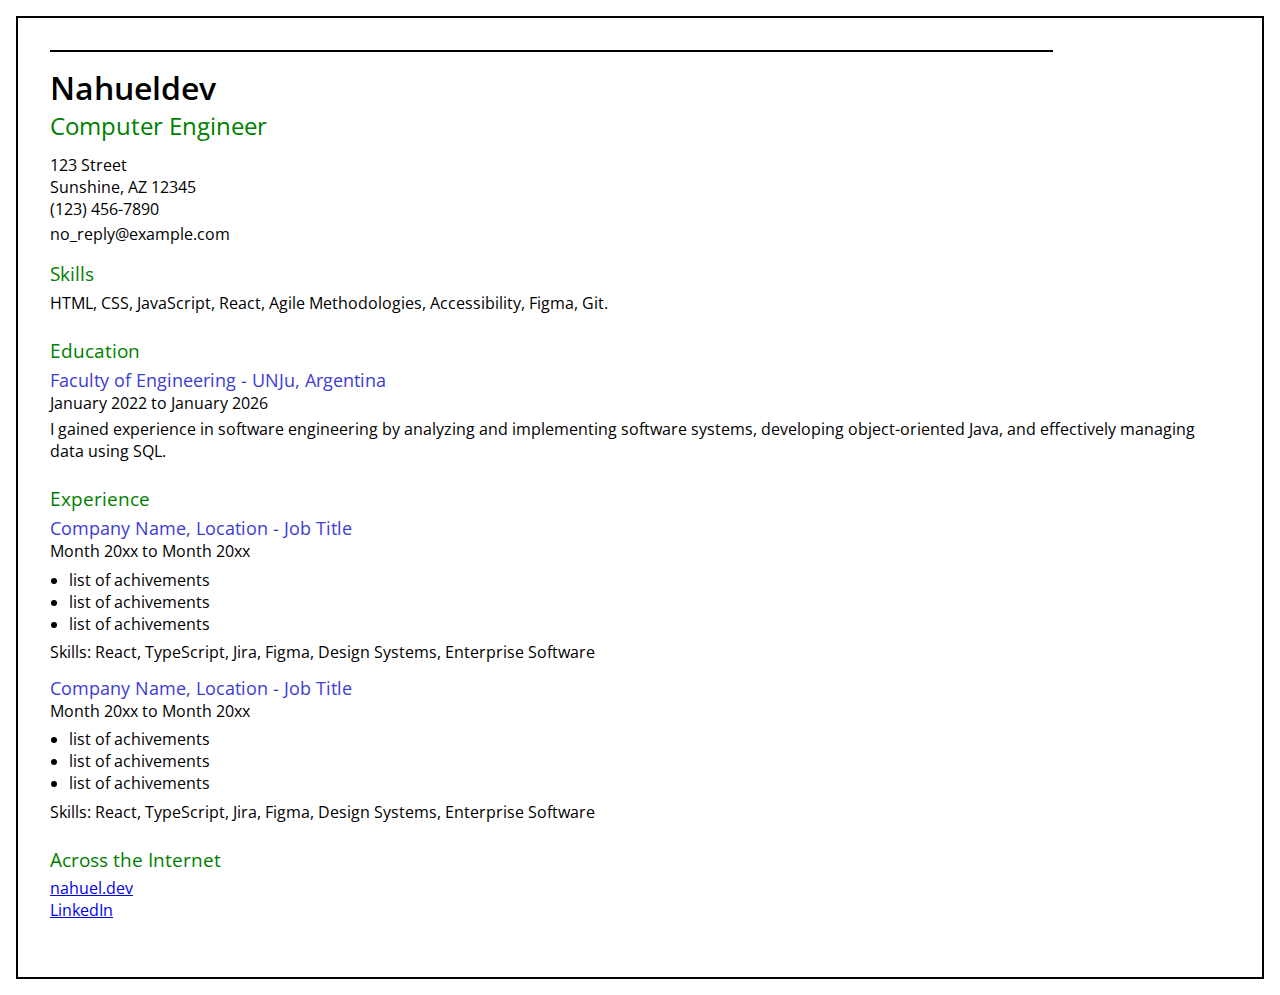
<file: 01-single-page-cv/index.html>
<!DOCTYPE html>
<html lang="en">
  <head>
    <meta charset="UTF-8" />
    <meta name="viewport" content="width=device-width, initial-scale=1.0" />
    <!-- SEO Meta Tags -->
    <meta
      name="description"
      content="Single Page CV of Nahuel Dev, a Frontend Developer"
    />
    <meta
      name="keywords"
      content="Frontend Developer, HTML, CSS, JavaScript, Resume, Web Development"
    />
    <meta name="author" content="nahueldevv" />
    <title>Single Page CV</title>
    <link rel="preconnect" href="https://fonts.googleapis.com" />
    <link rel="preconnect" href="https://fonts.gstatic.com" crossorigin />
    <link
      href="https://fonts.googleapis.com/css2?family=Open+Sans:ital,wght@0,300..800;1,300..800&display=swap"
      rel="stylesheet"
    />

    <style>
      * {
        margin: 0;
        padding: 0;
        box-sizing: border-box;
      }

      body {
        margin: 1em;
        padding: 2em;
        border: 2.5px solid black;
        font-family: "Open Sans", sans-serif;
        font-weight: 400;
      }

      h1 {
        margin: 0.5em auto 0;
        font-weight: 600;
      }

      h2 {
        color: green;
        font-weight: 400;
        margin-bottom: 0.5em;
      }

      hr {
        width: 85%;
        border: 1.5px solid black;
        float: left;
      }

      p {
        margin-bottom: 0.2em;
      }

      .contact-info {
        margin-bottom: 1em;
      }

      address {
        font-style: normal;
      }

      section {
        margin-bottom: 1.5em;
      }

      .section-title {
        color: green;
        font-weight: 400;
        margin-bottom: 0.3em;
      }

      h4 {
        color: rgb(61, 61, 212);
        font-weight: 400;
        font-size: 1.1em;
      }

      .experience article {
        margin-bottom: 0.8em;
      }

      .experience ul {
        margin: 0.4em auto;
        padding-left: 1.2em;
      }

    </style>
  </head>
  <body>
    <hr />
    <header>
      <h1>Nahueldev</h1>
      <h2>Computer Engineer</h2>
      <div class="contact-info">
        <address>
          123 Street<br />
          Sunshine, AZ 12345
          <p>(123) 456-7890</p>
          <p>no_reply@example.com</p>
        </address>
      </div>
    </header>

    <main>
      <section class="skills">
        <h3 class="section-title">Skills</h3>
        <p>
          HTML, CSS, JavaScript, React, Agile Methodologies, Accessibility,
          Figma, Git.
        </p>
      </section>

      <section class="education">
        <h3 class="section-title">Education</h3>
        <h4>Faculty of Engineering - UNJu, Argentina</h4>
        <p>January 2022 to January 2026</p>
        <p>
          I gained experience in software engineering by analyzing and
          implementing software systems, developing object-oriented Java, and
          effectively managing data using SQL.
        </p>
      </section>

      <section class="experience">
        <h3 class="section-title">Experience</h3>
        <article>
          <h4>Company Name, Location - Job Title</h4>
          <p>Month 20xx to Month 20xx</p>
          <ul>
            <li>list of achivements</li>
            <li>list of achivements</li>
            <li>list of achivements</li>
          </ul>
          <p>
            Skills: React, TypeScript, Jira, Figma, Design Systems, Enterprise
            Software
          </p>
        </article>
        <article>
          <h4>Company Name, Location - Job Title</h4>
          <p>Month 20xx to Month 20xx</p>
          <ul>
            <li>list of achivements</li>
            <li>list of achivements</li>
            <li>list of achivements</li>
          </ul>
          <p>
            Skills: React, TypeScript, Jira, Figma, Design Systems, Enterprise
            Software
          </p>
        </article>
      </section>

      <section class="internet">
        <h3 class="section-title">Across the Internet</h3>
        <a href="#">nahuel.dev</a><br />
        <a href="#">LinkedIn</a><br />
      </section>
    </main>
  </body>
</html>
</file>
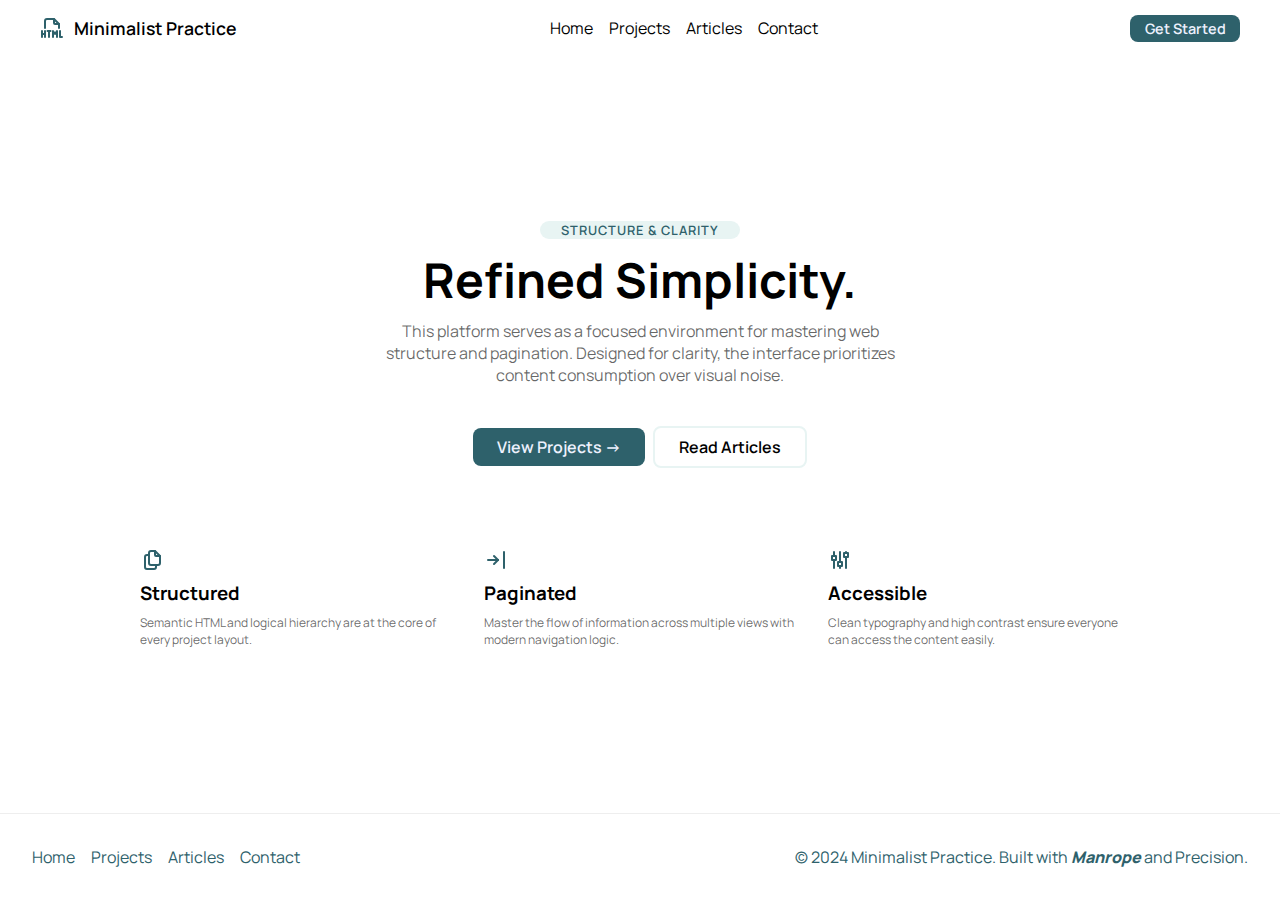
<file: 02-basic-html-website/index.html>
<!doctype html>
<html lang="en">
  <head>
    <meta charset="UTF-8" />
    <meta name="viewport" content="width=device-width, initial-scale=1.0" />
    <meta
      name="description"
      content="A basic and simple website with navigation across pages"
    />
    <meta name="keywords" content="HTML, Frontend, Web Design, Structure" />
    <link
      href="https://fonts.googleapis.com/css2?family=Manrope:wght@300;400;500;600;700&amp;display=swap"
      rel="stylesheet"
    />
    <title>Minimalist Practice | Home</title>

    <style>
      :root {
        --bg-light: #edf1fe;
        --primary: #2e616b;
        --primary-light: #e8f4f3;
        --primary-text: #0009;
      }

      *,
      *::after,
      *::before {
        margin: 0;
        padding: 0;
        box-sizing: border-box;
      }

      a {
        text-decoration: none;
        color: inherit;
      }

      body {
        height: 100dvh;
        display: flex;
        flex-direction: column;
        justify-content: space-around;
        font-family: "Manrope", sans-serif;
      }

      .site-header {
        padding: 1em 2.5em;
        display: flex;
        justify-content: space-between;
        align-items: center;
      }

      .main-nav {
        display: flex;
        justify-content: center;
        gap: 1em;
      }

      .logo {
        display: flex;
        align-items: center;
        gap: 10px;
        font-size: 1.1em;
        font-weight: 600;
      }

      .logo svg {
        color: var(--primary);
      }

      main {
        display: flex;
        flex-direction: column;
        justify-content: center;
        align-items: center;
        flex: 1;
      }

      .hero {
        text-align: center;
      }

      .hero-content {
        display: flex;
        flex-direction: column;
        align-items: center;
        gap: 0.5em;
      }

      .badge {
        width: 200px;
        background-color: var(--primary-light);
        color: var(--primary);
        text-transform: uppercase;
        letter-spacing: 1px;
        font-size: 0.8em;
        border-radius: 20px;
        font-weight: 600;
      }

      .hero-title {
        font-size: 3em;
      }

      .hero-description {
        color: var(--primary-text);
        max-width: 520px;
        margin-bottom: 2em;
      }

      .hero-buttons {
        display: flex;
        justify-content: center;
        align-items: center;
        gap: 0.5em;
      }

      .btn {
        background-color: var(--primary);
        color: var(--bg-light);
        border-radius: 8px;
      }

      .btn-primary {
        padding: 0.3em 1em;
        font-weight: 600;
        font-size: 0.9em;
      }

      .btn-secondary,
      .btn-outline {
        padding: 0.5em 1.5em;
        font-weight: 600;
      }

      .btn-outline {
        background-color: transparent;
        border: 2px solid var(--primary-light);
        color: black;
      }

      .features {
        display: grid;
        grid-template-columns: repeat(auto-fit, minmax(250px, 1fr));
        justify-content: center;
        align-items: flex-start;
        gap: 2em;
        max-width: 1000px;
        width: 90%;
        margin-top: 5em;
      }

      .feature-card {
        display: flex;
        flex-direction: column;
        gap: 0.5em;
      }

      .feature-card p {
        font-size: 12px;
        color: var(--primary-text);
      }

      .feature-card svg {
        color: var(--primary);
      }

      .site-footer {
        display: flex;
        justify-content: space-between;
        padding: 2rem;
        color: var(--primary);
        border-top: 1px solid #0001;
      }

      .site-footer nav {
        display: flex;
        gap: 1em;
      }

      .highlight {
        font-weight: 800;
        font-style: italic;
      }

      a,
      .btn,
      .feature-card {
        transition: all 0.3s ease;
      }

      .btn:hover {
        transform: translateY(-2px); /* Se levanta un poco */
        box-shadow: 0 4px 12px rgba(46, 97, 107, 0.2);
      }

      .btn-outline:hover {
        background-color: var(--primary);
        color: white;
      }

      .main-nav a:hover,
      .footer-nav a:hover {
        color: var(--primary);
        text-decoration: underline;
        text-underline-offset: 4px;
      }
    </style>
  </head>
  <body>
    <header class="site-header">
      <a href="/" class="logo">
        <svg
          aria-hidden="true"
          xmlns="http://www.w3.org/2000/svg"
          width="24"
          height="24"
          viewBox="0 0 24 24"
          fill="none"
          stroke="currentColor"
          stroke-width="2"
          stroke-linecap="round"
          stroke-linejoin="round"
          class="icon icon-tabler icons-tabler-outline icon-tabler-file-type-html"
        >
          <path stroke="none" d="M0 0h24v24H0z" fill="none" />
          <path d="M14 3v4a1 1 0 0 0 1 1h4" />
          <path d="M5 12v-7a2 2 0 0 1 2 -2h7l5 5v4" />
          <path d="M2 21v-6" />
          <path d="M5 15v6" />
          <path d="M2 18h3" />
          <path d="M20 15v6h2" />
          <path d="M13 21v-6l2 3l2 -3v6" />
          <path d="M7.5 15h3" />
          <path d="M9 15v6" />
        </svg>
        Minimalist Practice
      </a>

      <nav class="main-nav">
        <a href="./index.html">Home</a>
        <a href="./projects.html">Projects</a>
        <a href="./articles.html">Articles</a>
        <a href="./contact.html">Contact</a>
      </nav>

      <div class="header-actions">
        <a href="#" class="btn btn-primary">Get Started</a>
      </div>
    </header>

    <main>
      <section class="hero">
        <div class="hero-content">
          <p class="badge">Structure & Clarity</p>
          <h1 class="hero-title">Refined Simplicity.</h1>
          <p class="hero-description">
            This platform serves as a focused environment for mastering web
            structure and pagination. Designed for clarity, the interface
            prioritizes content consumption over visual noise.
          </p>

          <div class="hero-buttons">
            <a href="#" class="btn btn-secondary">View Projects &rightarrow;</a>
            <a href="#" class="btn btn-outline">Read Articles</a>
          </div>
        </div>
      </section>

      <section class="features">
        <article class="feature-card">
          <svg
            aria-hidden="true"
            xmlns="http://www.w3.org/2000/svg"
            width="24"
            height="24"
            viewBox="0 0 24 24"
            fill="none"
            stroke="currentColor"
            stroke-width="2"
            stroke-linecap="round"
            stroke-linejoin="round"
            class="icon icon-files"
          >
            <path stroke="none" d="M0 0h24v24H0z" fill="none" />
            <path d="M15 3v4a1 1 0 0 0 1 1h4" />
            <path
              d="M18 17h-7a2 2 0 0 1 -2 -2v-10a2 2 0 0 1 2 -2h4l5 5v7a2 2 0 0 1 -2 2"
            />
            <path
              d="M16 17v2a2 2 0 0 1 -2 2h-7a2 2 0 0 1 -2 -2v-10a2 2 0 0 1 2 -2h2"
            />
          </svg>

          <h3>Structured</h3>
          <p>
            Semantic HTML and logical hierarchy are at the core of every project
            layout.
          </p>
        </article>

        <article class="feature-card">
          <svg
            aria-hidden="true"
            xmlns="http://www.w3.org/2000/svg"
            width="24"
            height="24"
            viewBox="0 0 24 24"
            fill="none"
            stroke="currentColor"
            stroke-width="2"
            stroke-linecap="round"
            stroke-linejoin="round"
            class="icon icon-arrow-bar"
          >
            <path stroke="none" d="M0 0h24v24H0z" fill="none" />
            <path d="M14 12l-10 0" />
            <path d="M14 12l-4 4" />
            <path d="M14 12l-4 -4" />
            <path d="M20 4l0 16" />
          </svg>

          <h3>Paginated</h3>
          <p>
            Master the flow of information across multiple views with modern
            navigation logic.
          </p>
        </article>

        <article class="feature-card">
          <svg
            aria-hidden="true"
            xmlns="http://www.w3.org/2000/svg"
            width="24"
            height="24"
            viewBox="0 0 24 24"
            fill="none"
            stroke="currentColor"
            stroke-width="2"
            stroke-linecap="round"
            stroke-linejoin="round"
            class="icon icon-adjustments"
          >
            <path stroke="none" d="M0 0h24v24H0z" fill="none" />
            <path d="M4 8h4v4h-4l0 -4" />
            <path d="M6 4l0 4" />
            <path d="M6 12l0 8" />
            <path d="M10 14h4v4h-4l0 -4" />
            <path d="M12 4l0 10" />
            <path d="M12 18l0 2" />
            <path d="M16 5h4v4h-4l0 -4" />
            <path d="M18 4l0 1" />
            <path d="M18 9l0 11" />
          </svg>

          <h3>Accessible</h3>
          <p>
            Clean typography and high contrast ensure everyone can access the
            content easily.
          </p>
        </article>
      </section>
    </main>

    <footer class="site-footer">
      <nav class="footer-nav">
        <a href="#">Home</a>
        <a href="#">Projects</a>
        <a href="#">Articles</a>
        <a href="#">Contact</a>
      </nav>
      <p class="copyright">
        &copy; 2024 Minimalist Practice. Built with
        <span class="highlight">Manrope</span> and Precision.
      </p>
    </footer>
  </body>
</html>
</file>
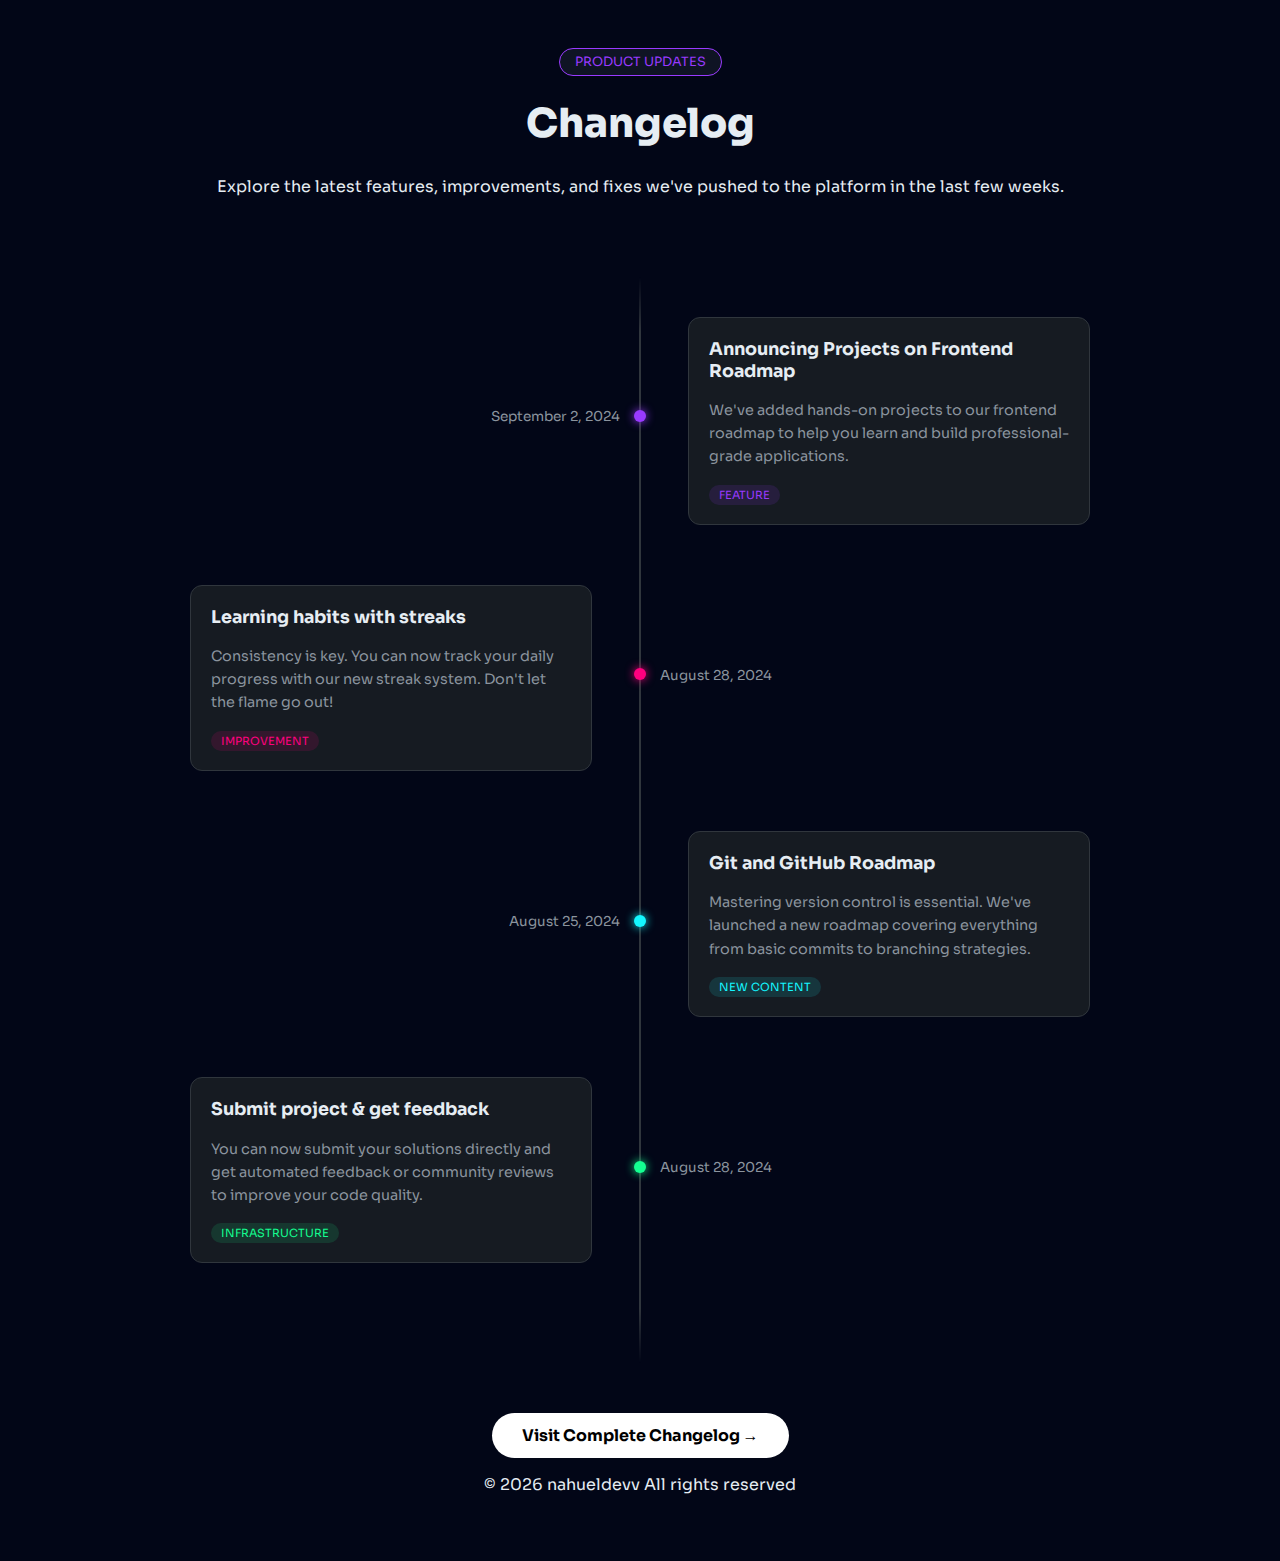
<file: 04-changelog-component/index.html>
<!doctype html>
<html lang="en">
  <head>
    <meta charset="UTF-8" />
    <meta name="viewport" content="width=device-width, initial-scale=1.0" />
    <link rel="preconnect" href="https://fonts.googleapis.com" />
    <link rel="preconnect" href="https://fonts.gstatic.com" crossorigin />
    <link
      href="https://fonts.googleapis.com/css2?family=Sora:wght@100..800&display=swap"
      rel="stylesheet"
    />
    <link rel="stylesheet" href="style.css" />
    <title>Changelog Component</title>
  </head>
  <body>
    <section class="changelog">
      <header class="changelog-header">
        <span class="badge">Product Updates</span>
        <h1>Changelog</h1>
        <p>
          Explore the latest features, improvements, and fixes we've pushed to
          the platform in the last few weeks.
        </p>
      </header>

      <div class="timeline-container">
        <div class="timeline-line"></div>

        <article class="timeline-item right">
          <div class="timeline-marker marker-purple"></div>
          <time datetime="2024-09-02">September 2, 2024</time>
          <div class="timeline-content content-purple">
            <h3>Announcing Projects on Frontend Roadmap</h3>
            <p>
              We've added hands-on projects to our frontend roadmap to help you
              learn and build professional-grade applications.
            </p>
            <span class="tag tag-purple">Feature</span>
          </div>
        </article>

        <article class="timeline-item left">
          <div class="timeline-marker marker-pink"></div>
          <time datetime="2024-08-28">August 28, 2024</time>
          <div class="timeline-content content-pink">
            <h3>Learning habits with streaks</h3>
            <p>
              Consistency is key. You can now track your daily progress with our
              new streak system. Don't let the flame go out!
            </p>
            <span class="tag tag-pink">Improvement</span>
          </div>
        </article>

        <article class="timeline-item right">
          <div class="timeline-marker marker-cyan"></div>
          <time datetime="2024-08-25">August 25, 2024</time>
          <div class="timeline-content content-cyan">
            <h3>Git and GitHub Roadmap</h3>
            <p>
              Mastering version control is essential. We've launched a new
              roadmap covering everything from basic commits to branching
              strategies.
            </p>
            <span class="tag tag-cyan">New Content</span>
          </div>
        </article>

        <article class="timeline-item left">
          <div class="timeline-marker marker-green"></div>
          <time datetime="2024-08-28">August 28, 2024</time>
          <div class="timeline-content content-green">
            <h3>Submit project & get feedback</h3>
            <p>
              You can now submit your solutions directly and get automated feedback or community reviews to improve your code quality.
            </p>
            <span class="tag tag-green">Infrastructure</span>
          </div>
        </article>
      </div>

      <footer class="changelog-footer">
        <a href="#" class="btn-main">Visit Complete Changelog &rarr;</a>
        <p class="footer-copy">&copy; 2026 nahueldevv All rights reserved</p>
      </footer>
    </section>
  </body>
</html>
</file>
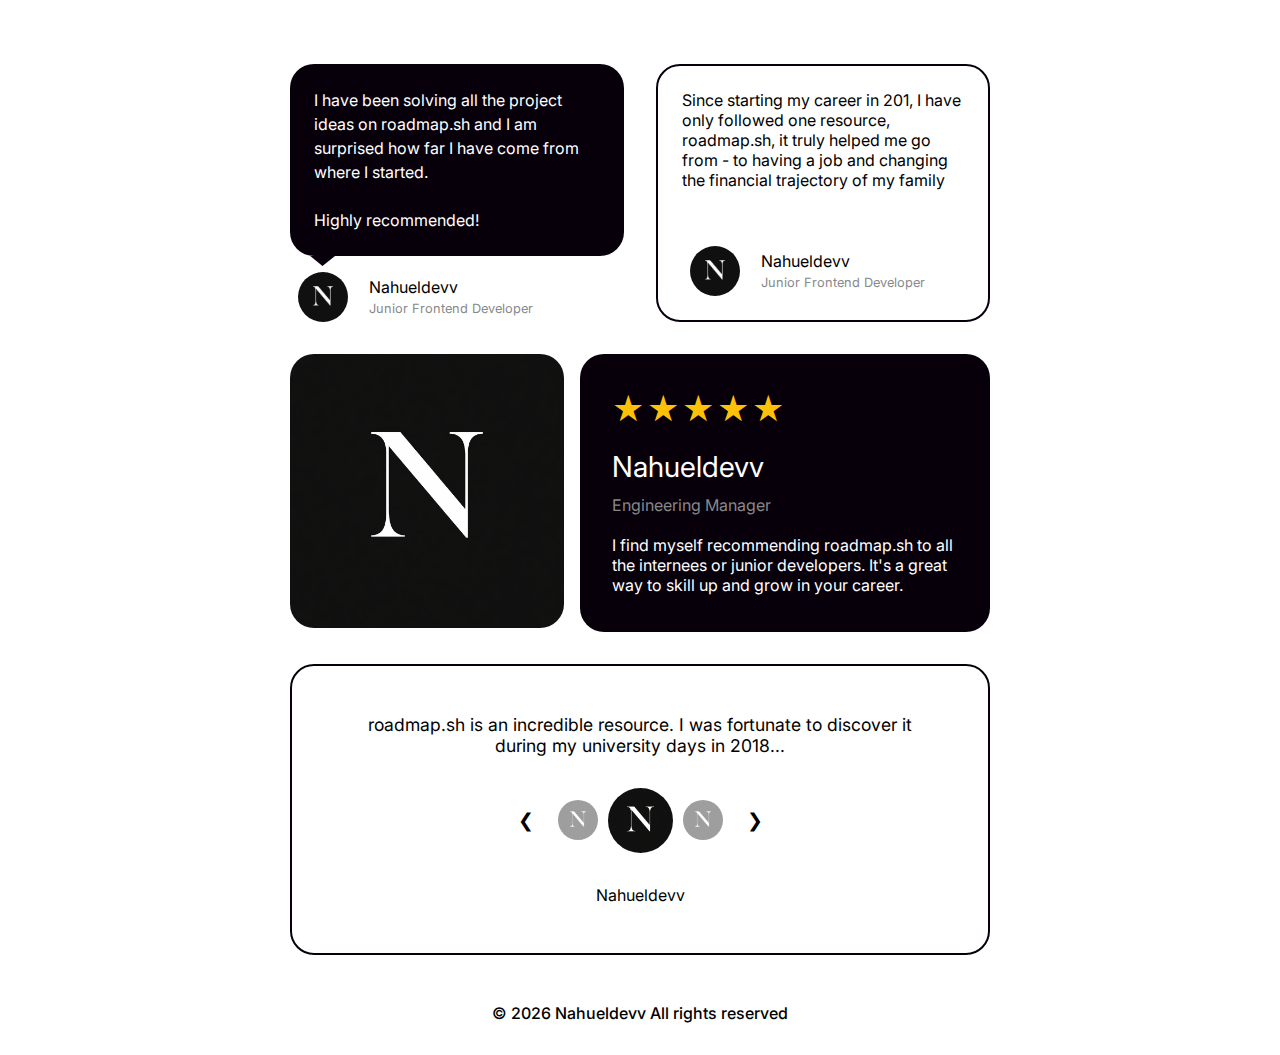
<file: 05-testimonial-cards/index.html>
<!doctype html>
<html lang="en">
  <head>
    <meta charset="UTF-8" />
    <meta name="viewport" content="width=device-width, initial-scale=1.0" />
    <link rel="preconnect" href="https://fonts.googleapis.com" />
    <link rel="preconnect" href="https://fonts.gstatic.com" crossorigin />
    <link
      href="https://fonts.googleapis.com/css2?family=Inter:ital,opsz,wght@0,14..32,100..900;1,14..32,100..900&display=swap"
      rel="stylesheet"
    />
    <link rel="stylesheet" href="style.css" />
    <title>Testimonial Cards</title>
  </head>
  <body>
    <section class="testimonials">
      <div class="testimonial-top-row">
        <figure class="card card-bubble">
          <blockquote class="bubble">
            <p>
              I have been solving all the project ideas on roadmap.sh and I am
              surprised how far I have come from where I started.
            </p>
            <br />
            <p>Highly recommended!</p>
          </blockquote>
          <figcaption class="user-info">
            <div class="avatar">
              <img src="./assets/avatar.png" alt="Nahueldevv" />
            </div>
            <div class="user-meta">
              <strong>Nahueldevv</strong>
              <span>Junior Frontend Developer</span>
            </div>
          </figcaption>
        </figure>

        <figure class="card card-outline">
          <blockquote class="quote-text">
            Since starting my career in 201, I have only followed one resource,
            roadmap.sh, it truly helped me go from - to having a job and
            changing the financial trajectory of my family
          </blockquote>
          <figcaption class="user-info">
            <div class="avatar">
              <img src="./assets/avatar.png" alt="Nahueldevv" />
            </div>
            <div class="user-meta">
              <strong>Nahueldevv</strong>
              <span>Junior Frontend Developer</span>
            </div>
          </figcaption>
        </figure>
      </div>

      <figure class="card card-horizontal">
        <div class="photo-wrapper">
          <img src="./assets/avatar.png" alt="Nahueldevv" />
        </div>
        <div class="content-dark">
          <div class="stars">★★★★★</div>
          <figcaption class="user-meta">
            <strong>Nahueldevv</strong>
            <span>Engineering Manager</span>
          </figcaption>
          <blockquote>
            I find myself recommending roadmap.sh to all the internees or junior
            developers. It's a great way to skill up and grow in your career.
          </blockquote>
        </div>
      </figure>

      <figure class="card card-slider">
        <blockquote class="main-quote">
          roadmap.sh is an incredible resource. I was fortunate to discover it
          during my university days in 2018...
        </blockquote>

        <div class="slider-nav">
          <button class="nav-btn" aria-label="Previous">❮</button>

          <div class="avatar-group">
            <img src="./assets/avatar.png" class="side" alt="" />
            <img src="./assets/avatar.png" class="active" alt="Current user" />
            <img src="./assets/avatar.png" class="side" alt="" />
          </div>

          <button class="nav-btn" aria-label="Next">❯</button>
        </div>

        <figcaption><strong>Nahueldevv</strong></figcaption>
      </figure>
    </section>
    <footer>&copy; 2026 Nahueldevv All rights reserved</footer>
  </body>
</html>
</file>
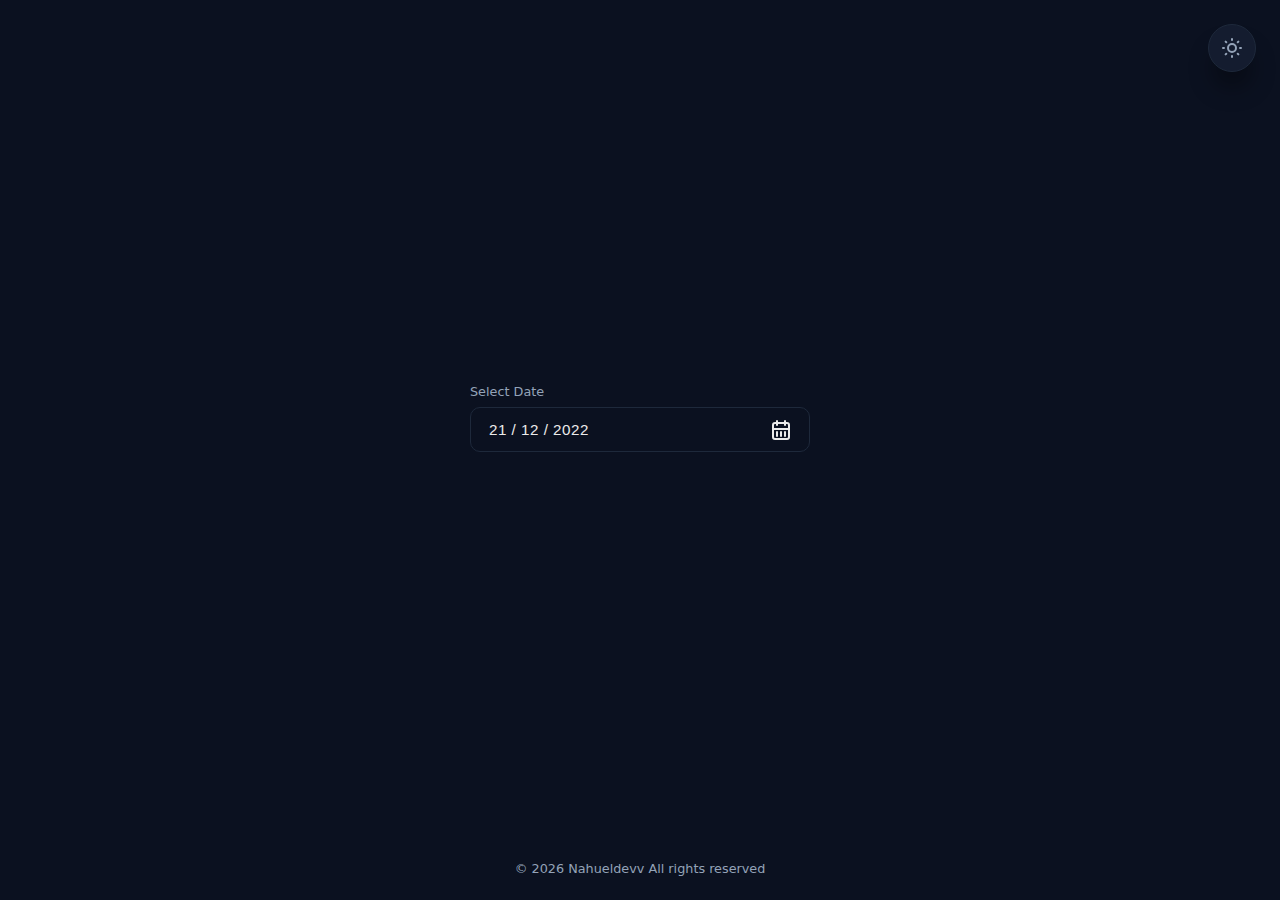
<file: 06-datepicker-ui/index.html>
<!doctype html>
<html lang="es">
  <head>
    <meta charset="UTF-8" />
    <meta name="viewport" content="width=device-width, initial-scale=1.0" />
    <title>Datepicker UI</title>
    <link rel="stylesheet" href="style.css" />
  </head>
  <body class="dark-mode">
    <div class="datepicker-container">
      <header class="datepicker-header">
        <label for="date-input">Select Date</label>
        <div class="input-wrapper">
          <input type="text" id="date-input" value="21 / 12 / 2022" readonly />
          <button type="button" class="icon-btn" aria-label="Abrir calendario">
            <svg width="24" height="24">
              <use href="./assets/sprite.svg#calendar"></use>
            </svg>
          </button>
        </div>
      </header>

      <div class="calendar-card">
        <div class="calendar-nav">
          <button type="button" class="nav-btn" aria-label="Mes anterior">
            &lt;
          </button>
          <span class="current-month"></span>
          <button type="button" class="nav-btn" aria-label="Mes siguiente">
            &gt;
          </button>
        </div>

        <div class="calendar-grid">
          <span class="day-name">S</span>
          <span class="day-name">M</span>
          <span class="day-name">T</span>
          <span class="day-name">W</span>
          <span class="day-name">T</span>
          <span class="day-name">F</span>
          <span class="day-name">S</span>
        </div>

        <footer class="calendar-footer">
          <button type="button" class="text-btn">Today</button>
          <button type="button" class="action-btn">Clear</button>
        </footer>
      </div>

      <button
        type="button"
        class="theme-toggle"
        aria-label="Cambiar tema"
        onclick="document.body.classList.toggle('light-mode')"
      >
        <svg width="24" height="24">
          <use href="./assets/sprite.svg#sun"></use>
        </svg>
        <svg width="24" height="24">
          <use href="./assets/sprite.svg#moon"></use>
        </svg>
      </button>
    </div>

    <footer>&copy; 2026 Nahueldevv All rights reserved</footer>

    <script type="module" src="./index.js"></script>
  </body>
</html>
</file>
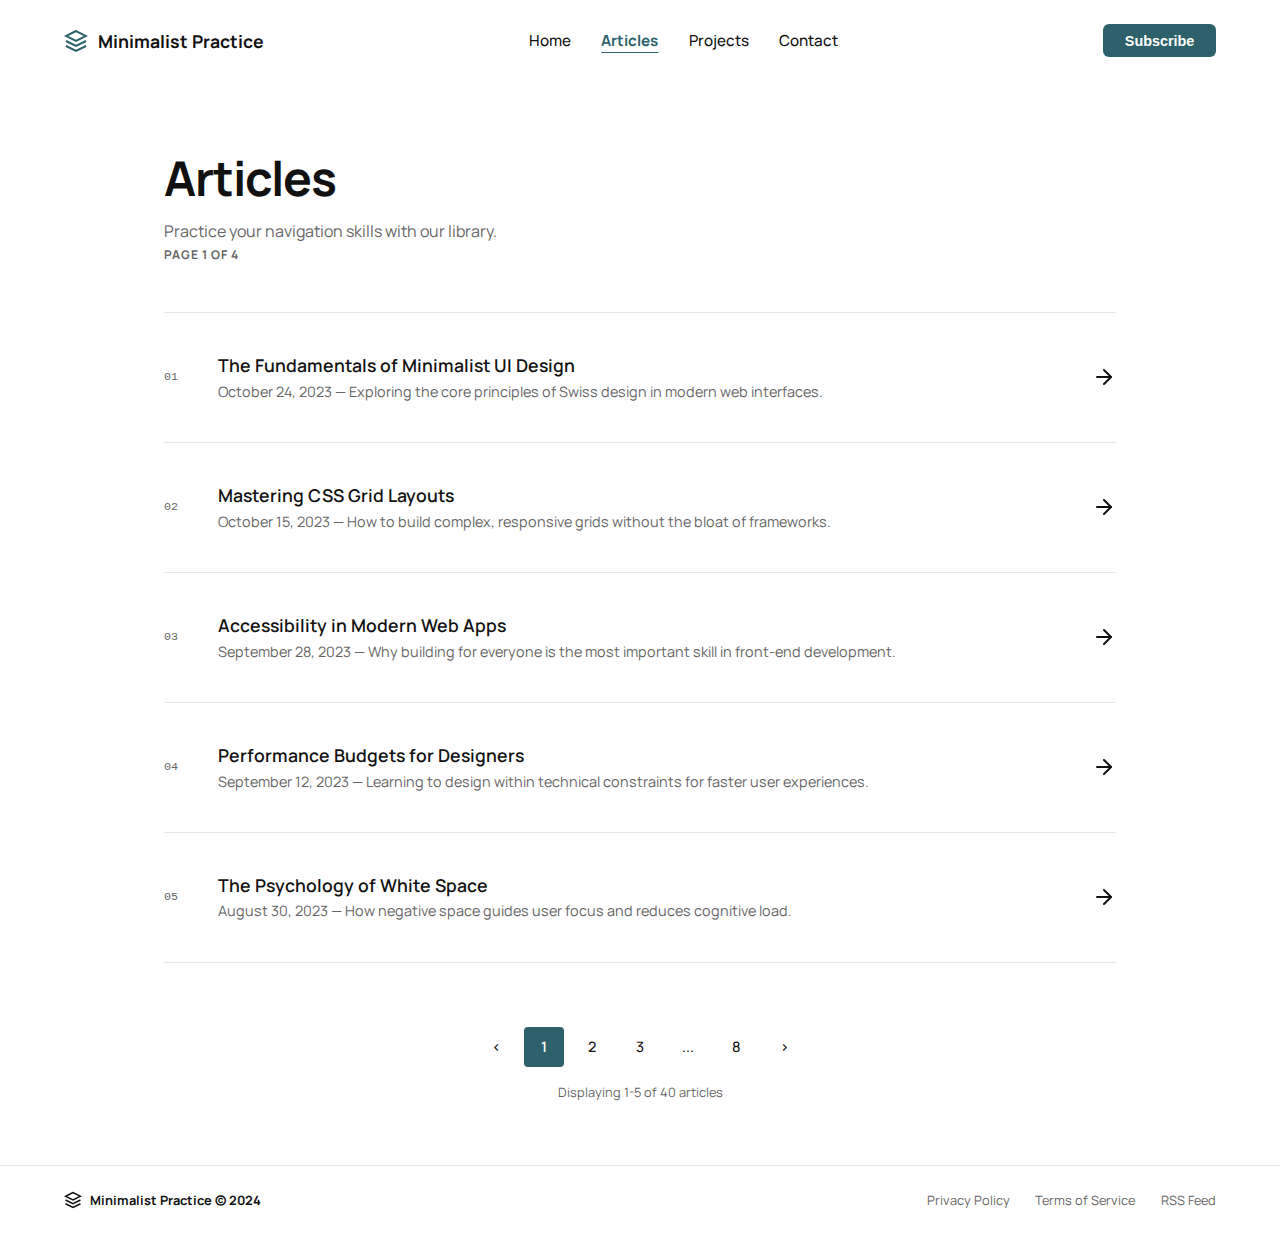
<file: 02-basic-html-website/articles.html>
<!doctype html>
<html lang="en">
  <head>
    <meta charset="UTF-8" />
    <meta name="viewport" content="width=device-width, initial-scale=1.0" />
    <title>Articles | Pagination Practice</title>
    <link
      href="https://fonts.googleapis.com/css2?family=Manrope:wght@300;400;500;600;700&display=swap"
      rel="stylesheet"
    />

    <style>
      :root {
        --bg-light: #ffffff;
        --primary: #2e616b;
        --primary-hover: #234b53;
        --text-main: #111;
        --text-secondary: #666;
        --border-color: #e5e7eb;
        --bg-pagination: #f3f4f6;
      }

      * {
        margin: 0;
        padding: 0;
        box-sizing: border-box;
      }
      a {
        text-decoration: none;
        color: inherit;
        transition: 0.2s;
      }

      body {
        min-height: 100dvh;
        display: flex;
        flex-direction: column;
        font-family: "Manrope", sans-serif;
        color: var(--text-main);
        background-color: var(--bg-light);
      }

      .site-header {
        padding: 1.5em 5%;
        display: flex;
        justify-content: space-between;
        align-items: center;
      }

      .logo {
        display: flex;
        align-items: center;
        gap: 10px;
        font-weight: 700;
        font-size: 1.1em;
      }
      .logo svg {
        color: var(--primary);
      }

      .main-nav {
        display: none;
        gap: 2em;
        font-weight: 500;
        font-size: 0.95em;
      }
      @media (width >= 768px) {
        .main-nav {
          display: flex;
        }
      }

      .main-nav a:hover,
      .main-nav a.active {
        color: var(--primary);
      }
      .main-nav a.active {
        font-weight: 700;
        text-decoration: underline;
        text-underline-offset: 6px;
      }

      .btn {
        padding: 0.6em 1.5em;
        border-radius: 6px;
        font-weight: 600;
        font-size: 0.9em;
        background-color: var(--primary);
        color: #fff;
        border: none;
        cursor: pointer;
      }
      .btn:hover {
        background-color: var(--primary-hover);
      }

      main {
        flex: 1;
        width: 100%;
        max-width: 1000px;
        margin: 0 auto;
        padding: 4em 1.5em;
      }

      .page-header {
        margin-bottom: 3em;
        position: relative;
      }

      .page-title {
        font-size: 3em;
        margin-bottom: 0.2em;
        letter-spacing: -1px;
      }
      .page-subtitle {
        color: var(--text-secondary);
        max-width: 400px;
      }

      .page-count {
        font-size: 0.75em;
        font-weight: 700;
        color: var(--text-secondary);
        text-transform: uppercase;
        letter-spacing: 1px;
        margin-top: 1em;
      }

      @media (min-width >= 768px) {
        .page-header {
          display: flex;
          align-items: flex-end;
          justify-content: space-between;
        }
        .page-count {
          margin-top: 0;
          margin-bottom: 5px;
        }
      }

      .article-list {
        border-top: 1px solid var(--border-color);
      }

      .article-item {
        display: grid;
        grid-template-columns: auto 1fr auto;
        align-items: center;
        gap: 1.5em;
        padding: 2.5em 0;
        border-bottom: 1px solid var(--border-color);
        transition: background-color 0.2s;
        cursor: pointer;
      }

      .article-item:hover .article-title {
        color: var(--primary);
      }
      .article-item:hover .arrow-icon {
        transform: translateX(5px);
        color: var(--primary);
      }

      .article-number {
        font-family: monospace;
        font-size: 0.9em;
        color: var(--text-secondary);
        width: 30px;
      }

      .article-content {
        display: flex;
        flex-direction: column;
        gap: 0.3em;
      }

      .article-title {
        font-size: 1.1em;
        font-weight: 600;
        transition: color 0.2s;
      }

      .article-meta {
        font-size: 0.9em;
        color: var(--text-secondary);
        line-height: 1.4;
      }

      .arrow-icon {
        color: var(--text-main);
        transition:
          transform 0.2s,
          color 0.2s;
      }

      @media (width <= 600px) {
        .article-item {
          grid-template-columns: 1fr auto;
          gap: 0.5em;
        }
        .article-number {
          display: none;
        }
        .article-content {
          grid-column: 1 / -1;
        }
        .arrow-icon {
          grid-column: 2;
          grid-row: 1;
        }
      }

      .pagination-container {
        margin-top: 4em;
        display: flex;
        flex-direction: column;
        align-items: center;
        gap: 1em;
      }

      .pagination {
        display: flex;
        gap: 0.5em;
      }

      .page-link {
        width: 40px;
        height: 40px;
        display: flex;
        align-items: center;
        justify-content: center;
        border-radius: 4px;
        font-size: 0.9em;
        font-weight: 500;
        color: var(--text-main);
        transition: all 0.2s;
      }

      .page-link:hover {
        background-color: var(--bg-pagination);
      }

      .page-link.active {
        background-color: var(--primary);
        color: white;
        font-weight: 600;
      }

      .page-info-text {
        font-size: 0.8em;
        color: var(--text-secondary);
      }

      .site-footer {
        padding: 2em 5%;
        border-top: 1px solid var(--border-color);
        display: flex;
        flex-direction: column-reverse;
        gap: 1.5em;
        font-size: 0.8em;
        color: var(--text-secondary);
      }

      @media (width >= 768px) {
        .site-footer {
          flex-direction: row;
          justify-content: space-between;
          align-items: center;
        }
      }

      .footer-links {
        display: flex;
        gap: 2em;
      }
      .footer-links a:hover {
        color: var(--primary);
      }
      .logo-footer {
        display: flex;
        align-items: center;
        gap: 8px;
        font-weight: 700;
        color: var(--text-main);
      }
    </style>
  </head>
  <body>
    <header class="site-header">
      <a href="index.html" class="logo">
        <svg
          width="24"
          height="24"
          viewBox="0 0 24 24"
          fill="none"
          stroke="currentColor"
          stroke-width="2"
        >
          <path d="M12 2L2 7l10 5 10-5-10-5zM2 17l10 5 10-5M2 12l10 5 10-5" />
        </svg>
        Minimalist Practice
      </a>
      <nav class="main-nav">
        <a href="./index.html">Home</a>
        <a href="./articles.html" class="active">Articles</a>
        <a href="#">Projects</a>
        <a href="./contact.html">Contact</a>
      </nav>
      <button class="btn">Subscribe</button>
    </header>

    <main>
      <section class="page-header">
        <div>
          <h1 class="page-title">Articles</h1>
          <p class="page-subtitle">
            Practice your navigation skills with our library.
          </p>
        </div>
        <span class="page-count">Page 1 of 4</span>
      </section>

      <section class="article-list">
        <article class="article-item">
          <span class="article-number">01</span>
          <div class="article-content">
            <h2 class="article-title">
              The Fundamentals of Minimalist UI Design
            </h2>
            <p class="article-meta">
              October 24, 2023 — Exploring the core principles of Swiss design
              in modern web interfaces.
            </p>
          </div>
          <svg
            class="arrow-icon"
            width="24"
            height="24"
            viewBox="0 0 24 24"
            fill="none"
            stroke="currentColor"
            stroke-width="2"
            stroke-linecap="round"
            stroke-linejoin="round"
          >
            <path d="M5 12h14" />
            <path d="M12 5l7 7-7 7" />
          </svg>
        </article>

        <article class="article-item">
          <span class="article-number">02</span>
          <div class="article-content">
            <h2 class="article-title">Mastering CSS Grid Layouts</h2>
            <p class="article-meta">
              October 15, 2023 — How to build complex, responsive grids without
              the bloat of frameworks.
            </p>
          </div>
          <svg
            class="arrow-icon"
            width="24"
            height="24"
            viewBox="0 0 24 24"
            fill="none"
            stroke="currentColor"
            stroke-width="2"
            stroke-linecap="round"
            stroke-linejoin="round"
          >
            <path d="M5 12h14" />
            <path d="M12 5l7 7-7 7" />
          </svg>
        </article>

        <article class="article-item">
          <span class="article-number">03</span>
          <div class="article-content">
            <h2 class="article-title">Accessibility in Modern Web Apps</h2>
            <p class="article-meta">
              September 28, 2023 — Why building for everyone is the most
              important skill in front-end development.
            </p>
          </div>
          <svg
            class="arrow-icon"
            width="24"
            height="24"
            viewBox="0 0 24 24"
            fill="none"
            stroke="currentColor"
            stroke-width="2"
            stroke-linecap="round"
            stroke-linejoin="round"
          >
            <path d="M5 12h14" />
            <path d="M12 5l7 7-7 7" />
          </svg>
        </article>

        <article class="article-item">
          <span class="article-number">04</span>
          <div class="article-content">
            <h2 class="article-title">Performance Budgets for Designers</h2>
            <p class="article-meta">
              September 12, 2023 — Learning to design within technical
              constraints for faster user experiences.
            </p>
          </div>
          <svg
            class="arrow-icon"
            width="24"
            height="24"
            viewBox="0 0 24 24"
            fill="none"
            stroke="currentColor"
            stroke-width="2"
            stroke-linecap="round"
            stroke-linejoin="round"
          >
            <path d="M5 12h14" />
            <path d="M12 5l7 7-7 7" />
          </svg>
        </article>

        <article class="article-item">
          <span class="article-number">05</span>
          <div class="article-content">
            <h2 class="article-title">The Psychology of White Space</h2>
            <p class="article-meta">
              August 30, 2023 — How negative space guides user focus and reduces
              cognitive load.
            </p>
          </div>
          <svg
            class="arrow-icon"
            width="24"
            height="24"
            viewBox="0 0 24 24"
            fill="none"
            stroke="currentColor"
            stroke-width="2"
            stroke-linecap="round"
            stroke-linejoin="round"
          >
            <path d="M5 12h14" />
            <path d="M12 5l7 7-7 7" />
          </svg>
        </article>
      </section>

      <div class="pagination-container">
        <nav class="pagination">
          <a href="#" class="page-link" aria-label="Previous">&lt;</a>
          <a href="#" class="page-link active">1</a>
          <a href="#" class="page-link">2</a>
          <a href="#" class="page-link">3</a>
          <span class="page-link">...</span>
          <a href="#" class="page-link">8</a>
          <a href="#" class="page-link" aria-label="Next">&gt;</a>
        </nav>
        <p class="page-info-text">Displaying 1-5 of 40 articles</p>
      </div>
    </main>

    <footer class="site-footer">
      <div class="logo-footer">
        <svg
          width="18"
          height="18"
          viewBox="0 0 24 24"
          fill="none"
          stroke="currentColor"
          stroke-width="2"
        >
          <path d="M12 2L2 7l10 5 10-5-10-5zM2 17l10 5 10-5M2 12l10 5 10-5" />
        </svg>
        <span>Minimalist Practice &copy; 2024</span>
      </div>
      <nav class="footer-links">
        <a href="#">Privacy Policy</a>
        <a href="#">Terms of Service</a>
        <a href="#">RSS Feed</a>
      </nav>
    </footer>
  </body>
</html>
</file>
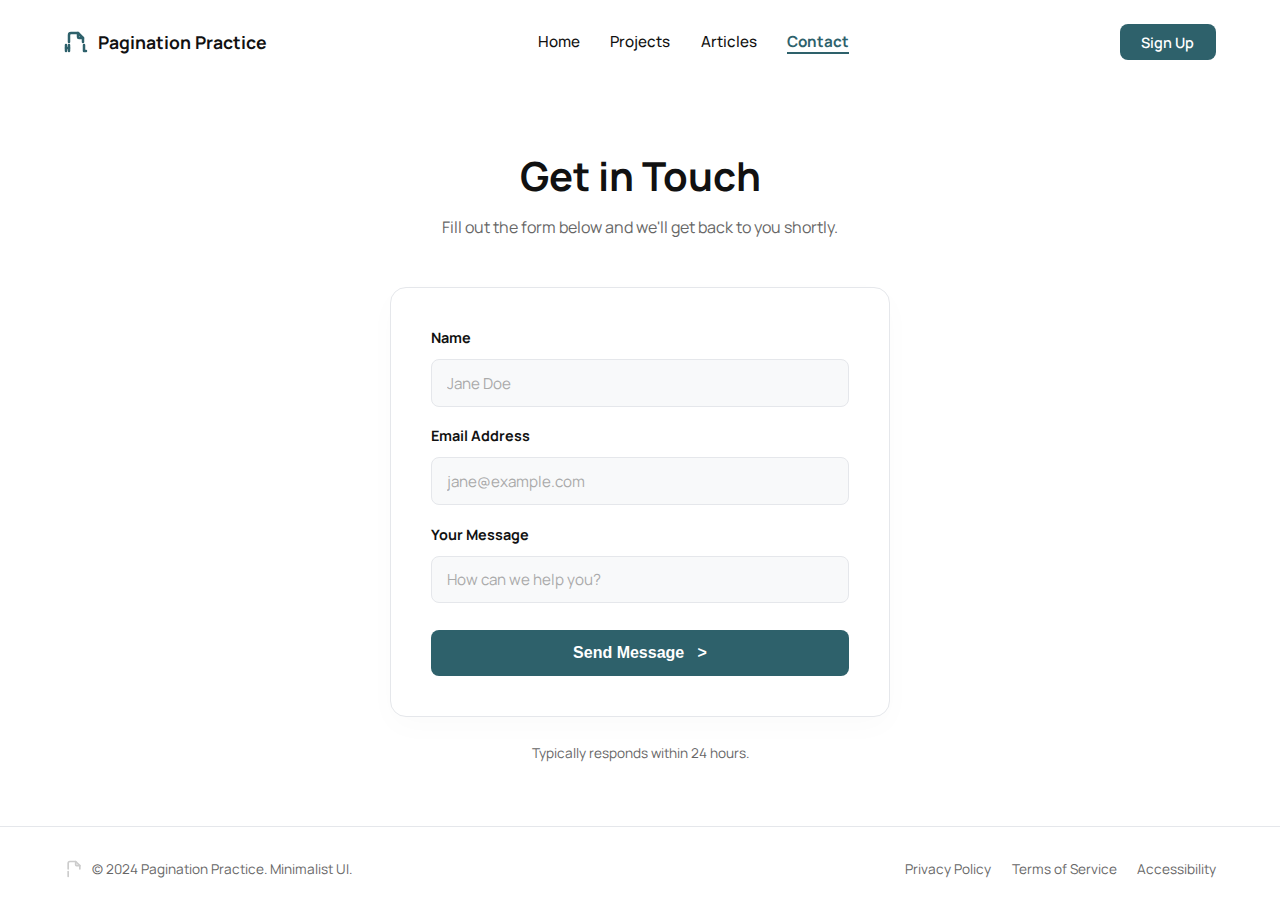
<file: 02-basic-html-website/contact.html>
<!DOCTYPE html>
<html lang="en">
  <head>
    <meta charset="UTF-8" />
    <meta name="viewport" content="width=device-width, initial-scale=1.0" />
    <title>Contact | Pagination Practice</title>
    <link
      href="https://fonts.googleapis.com/css2?family=Manrope:wght@300;400;500;600;700&display=swap"
      rel="stylesheet"
    />

    <style>
      :root {
        --bg-light: #ffffff;
        --bg-input: #f8f9fa; /* Fondo suave para inputs */
        --primary: #2e616b;
        --primary-dark: #234b53;
        --text-main: #111;
        --text-secondary: #666;
        --border-color: #e5e7eb;
      }

      *,
      *::after,
      *::before {
        margin: 0;
        padding: 0;
        box-sizing: border-box;
      }

      a {
        text-decoration: none;
        color: inherit;
        transition: color 0.2s;
      }

      body {
        min-height: 100dvh;
        display: flex;
        flex-direction: column;
        font-family: "Manrope", sans-serif;
        color: var(--text-main);
        background-color: var(--bg-light);
      }

      .site-header {
        padding: 1.5em 5%;
        display: flex;
        justify-content: space-between;
        align-items: center;
      }

      .logo {
        display: flex;
        align-items: center;
        gap: 10px;
        font-size: 1.1em;
        font-weight: 700;
        color: var(--text-main);
      }

      .logo svg {
        color: var(--primary);
      }

      .main-nav {
        display: none;
        gap: 2em;
        font-weight: 500;
        font-size: 0.95em;
      }

      @media (width >= 768px) {
        .main-nav {
          display: flex;
        }
      }

      .main-nav a:hover {
        color: var(--primary);
      }

      .main-nav a.active {
        text-decoration: underline;
        text-underline-offset: 6px;
        color: var(--primary);
      }

      .btn {
        display: inline-block;
        padding: 0.6em 1.5em;
        border-radius: 8px;
        font-weight: 600;
        font-size: 0.9em;
        transition: all 0.3s ease;
        border: none;
        cursor: pointer;
      }

      .btn-primary {
        background-color: var(--primary);
        color: #fff;
      }

      .btn-primary:hover {
        background-color: var(--primary-dark);
        transform: translateY(-1px);
        box-shadow: 0 4px 10px rgba(46, 97, 107, 0.2);
      }

      main {
        flex: 1;
        display: flex;
        flex-direction: column;
        align-items: center;
        justify-content: center;
        padding: 4em 1em;
        width: 100%;
      }

      .form-title {
        font-size: 2.5em;
        margin-bottom: 0.3em;
        text-align: center;
      }

      .form-description {
        color: var(--text-secondary);
        margin-bottom: 3em;
        text-align: center;
        max-width: 400px;
        line-height: 1.5;
      }

      form {
        width: 100%;
        max-width: 500px;
        display: flex;
        flex-direction: column;
        padding: 2.5em;
        border: 1px solid var(--border-color);
        border-radius: 16px;
        gap: 1.2em;
        background-color: white;
        box-shadow: 0 10px 30px rgba(0,0,0,0.02);
      }

      form label {
        font-weight: 700;
        font-size: 0.9em;
        color: var(--text-main);
        margin-bottom: -0.5em;
      }

      form input,
      form textarea {
        width: 100%;
        padding: 12px 15px;
        border: 1px solid var(--border-color);
        border-radius: 8px;
        background-color: var(--bg-input);
        font-family: inherit;
        font-size: 0.95em;
        color: var(--text-main);
        transition: border-color 0.2s;
      }

      form input {
        height: 48px; 
      }

      form textarea {
        resize: none;
        field-sizing: content;
      }

      form input:focus,
      form textarea:focus {
        outline: none;
        border-color: var(--primary);
        background-color: #fff;
      }

      form input::placeholder,
      form textarea::placeholder {
        color: #aaa;
        font-weight: 400;
      }

      .btn-submit {
        margin-top: 0.5em;
        width: 100%;
        padding: 14px;
        font-size: 1em;
      }

      .helper-text {
        margin-top: 2em;
        font-size: 0.85em;
        color: var(--text-secondary);
        text-align: center;
      }

      .site-footer {
        display: flex;
        flex-direction: column-reverse;
        justify-content: space-between;
        align-items: center;
        padding: 2rem 5%;
        border-top: 1px solid var(--border-color);
        gap: 1.5em;
        font-size: 0.85em;
        color: var(--text-secondary);
      }

      @media (width >= 768px) {
        .site-footer {
          flex-direction: row;
        }
      }

      .footer-nav {
        display: flex;
        gap: 1.5em;
      }

      .footer-nav a:hover {
        color: var(--primary);
      }

      .copyright {
        display: flex;
        align-items: center;
        gap: 8px;
      }

      .footer-icon {
        color: #ccc;
      }
    </style>
  </head>
  <body>
    <header class="site-header">
      <a href="/" class="logo">
        <svg
          aria-hidden="true"
          xmlns="http://www.w3.org/2000/svg"
          width="24" height="24" viewBox="0 0 24 24"
          fill="none" stroke="currentColor" stroke-width="2.5"
          stroke-linecap="round" stroke-linejoin="round"
        >
          <path stroke="none" d="M0 0h24v24H0z" fill="none" />
          <path d="M14 3v4a1 1 0 0 0 1 1h4" />
          <path d="M5 12v-7a2 2 0 0 1 2 -2h7l5 5v4" />
          <path d="M2 21v-6" />
          <path d="M5 15v6" />
          <path d="M2 18h3" />
          <path d="M20 15v6h2" />
        </svg>
        Pagination Practice
      </a>

      <nav class="main-nav">
        <a href="./index.html">Home</a>
        <a href="./projects.html">Projects</a>
        <a href="./articles.html">Articles</a>
        <a href="./contact.html" class="active" style="color: var(--primary); font-weight: 700; border-bottom: 2px solid var(--primary);">Contact</a>
      </nav>

      <div class="header-actions">
        <a href="#" class="btn btn-primary">Sign Up</a>
      </div>
    </header>

    <main>
      <h1 class="form-title">Get in Touch</h1>
      <p class="form-description">
        Fill out the form below and we'll get back to you shortly.
      </p>

      <form action="#" method="POST">
        <label for="name-input">Name</label>
        <input 
          type="text" 
          name="name" 
          id="name-input" 
          placeholder="Jane Doe" 
          required 
        />

        <label for="email-input">Email Address</label>
        <input 
          type="email" 
          name="email" 
          id="email-input" 
          placeholder="jane@example.com" 
          required 
        />

        <label for="text-input">Your Message</label>
        <textarea 
          name="message" 
          id="text-input" 
          placeholder="How can we help you?"
          required
        ></textarea>

        <button type="submit" class="btn btn-primary btn-submit">
          Send Message &nbsp; &gt;
        </button>
      </form>

      <p class="helper-text">Typically responds within 24 hours.</p>
    </main>

    <footer class="site-footer">
      <div class="copyright">
        <svg class="footer-icon" xmlns="http://www.w3.org/2000/svg" width="20" height="20" viewBox="0 0 24 24" fill="none" stroke="currentColor" stroke-width="2" stroke-linecap="round" stroke-linejoin="round"><path stroke="none" d="M0 0h24v24H0z" fill="none"/><path d="M14 3v4a1 1 0 0 0 1 1h4" /><path d="M5 12v-7a2 2 0 0 1 2 -2h7l5 5v4" /><path d="M5 15v6" /></svg>
        <p>
          &copy; 2024 Pagination Practice. Minimalist UI.
        </p>
      </div>
      
      <nav class="footer-nav">
        <a href="#">Privacy Policy</a>
        <a href="#">Terms of Service</a>
        <a href="#">Accessibility</a>
      </nav>
    </footer>
  </body>
</html>
</file>
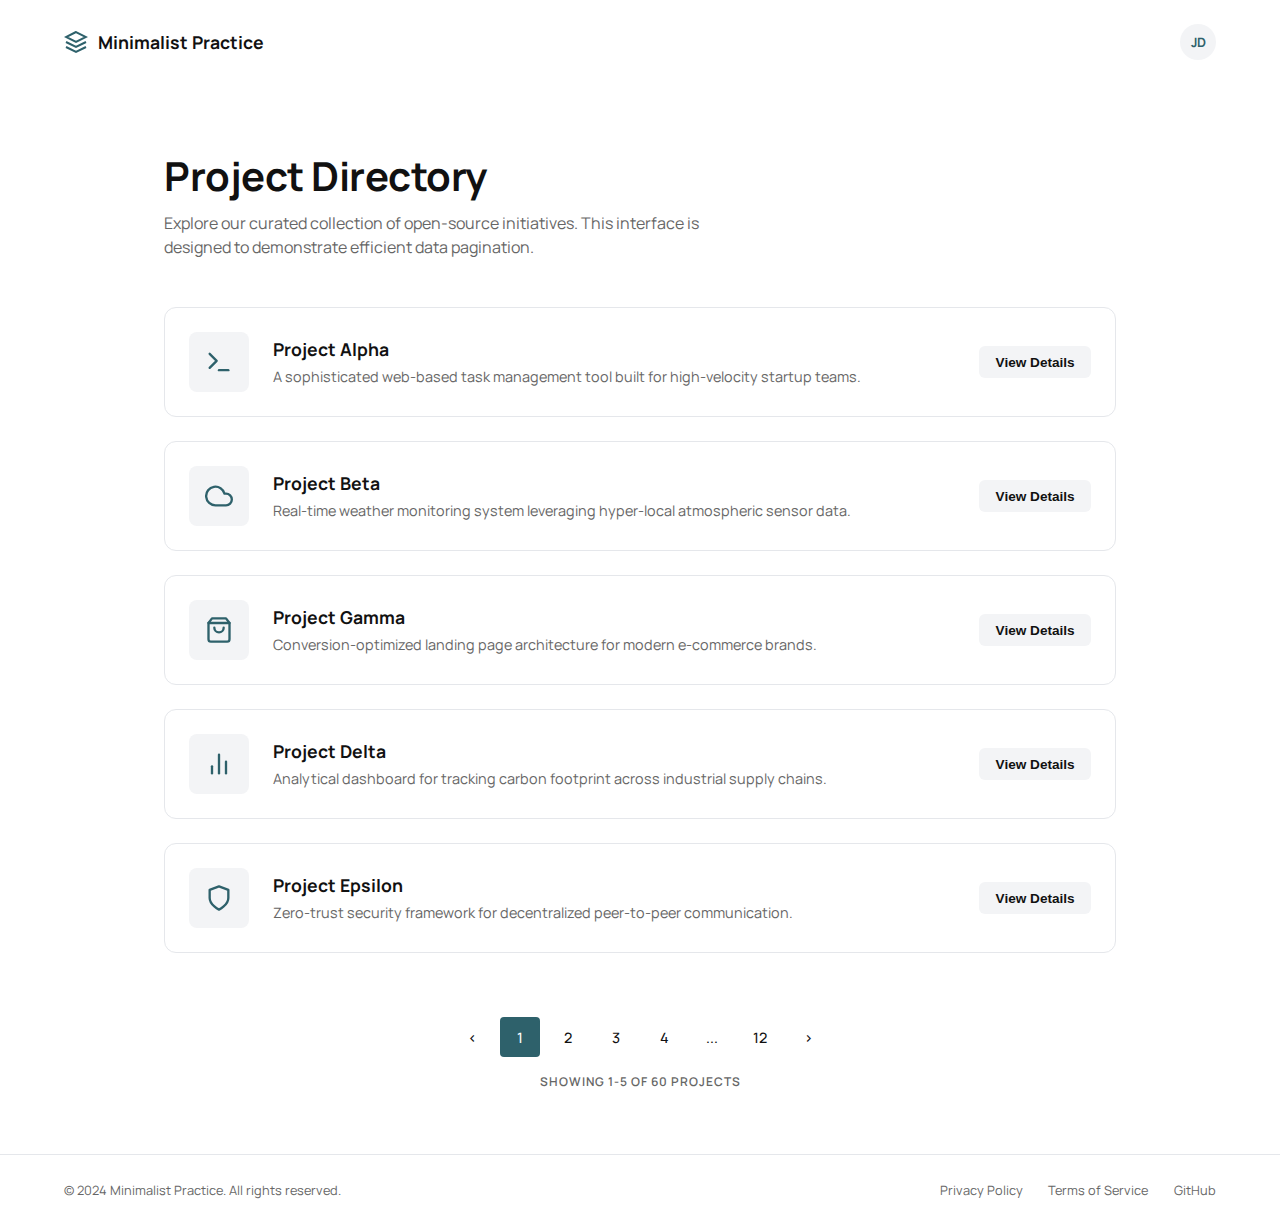
<file: 02-basic-html-website/projects.html>
<!doctype html>
<html lang="en">
  <head>
    <meta charset="UTF-8" />
    <meta name="viewport" content="width=device-width, initial-scale=1.0" />
    <title>Projects | Pagination Practice</title>
    <link
      href="https://fonts.googleapis.com/css2?family=Manrope:wght@300;400;500;600;700&display=swap"
      rel="stylesheet"
    />

    <style>
      :root {
        --bg-light: #ffffff;
        --primary: #2e616b;
        --primary-hover: #234b53;
        --text-main: #111;
        --text-secondary: #666;
        --border-color: #e5e7eb;
        --bg-icon: #f3f4f6; /* Fondo gris suave para los iconos */
      }

      * {
        margin: 0;
        padding: 0;
        box-sizing: border-box;
      }
      a {
        text-decoration: none;
        color: inherit;
        transition: 0.2s;
      }

      body {
        min-height: 100dvh;
        display: flex;
        flex-direction: column;
        font-family: "Manrope", sans-serif;
        color: var(--text-main);
        background-color: var(--bg-light);
      }

      .site-header {
        padding: 1.5em 5%;
        display: flex;
        justify-content: space-between;
        align-items: center;
      }

      .logo {
        display: flex;
        align-items: center;
        gap: 10px;
        font-weight: 700;
        font-size: 1.1em;
      }
      .logo svg {
        color: var(--primary);
      }

      .main-nav {
        display: none;
        gap: 2em;
        font-weight: 500;
        font-size: 0.95em;
      }
      @media (min-width >= 768px) {
        .main-nav {
          display: flex;
        }
      }

      .main-nav a:hover,
      .main-nav a.active {
        color: var(--primary);
      }
      .main-nav a.active {
        font-weight: 700;
        text-decoration: underline;
        text-underline-offset: 6px;
      }

      .avatar {
        width: 36px;
        height: 36px;
        border-radius: 50%;
        background-color: var(--bg-icon);
        display: grid;
        place-items: center;
        color: var(--primary);
        font-weight: 700;
        font-size: 0.8em;
      }

      main {
        flex: 1;
        width: 100%;
        max-width: 1000px;
        margin: 0 auto;
        padding: 4em 1.5em;
      }

      .page-header {
        margin-bottom: 3em;
      }
      .page-title {
        font-size: 2.5em;
        margin-bottom: 0.2em;
        letter-spacing: -0.5px;
      }
      .page-subtitle {
        color: var(--text-secondary);
        max-width: 600px;
        line-height: 1.5;
      }

      .project-list {
        display: flex;
        flex-direction: column;
        gap: 1.5em; /* Espacio entre tarjetas */
      }

      .project-card {
        display: flex;
        align-items: center;
        padding: 1.5em;
        border: 1px solid var(--border-color);
        border-radius: 12px;
        background-color: white;
        gap: 1.5em;
        transition:
          box-shadow 0.2s,
          transform 0.2s;
      }

      .project-card:hover {
        box-shadow: 0 10px 20px rgba(0, 0, 0, 0.05);
        border-color: #d1d5db;
        transform: translateY(-2px);
      }

      .card-icon-box {
        width: 60px;
        height: 60px;
        background-color: var(--bg-icon);
        border-radius: 8px;
        display: flex;
        justify-content: center;
        align-items: center;
        flex-shrink: 0;
        color: var(--primary);
      }

      .card-content {
        flex: 1;
      }

      .card-title {
        font-size: 1.1em;
        font-weight: 700;
        margin-bottom: 0.3em;
      }
      .card-desc {
        font-size: 0.9em;
        color: var(--text-secondary);
        line-height: 1.4;
      }

      .btn-details {
        padding: 0.6em 1.2em;
        background-color: var(--bg-icon);
        color: var(--text-main);
        font-weight: 600;
        font-size: 0.85em;
        border-radius: 6px;
        border: none;
        cursor: pointer;
        transition: background-color 0.2s;
        white-space: nowrap;
      }

      .btn-details:hover {
        background-color: #e5e7eb;
        color: var(--primary);
      }

      @media (max-width: 600px) {
        .project-card {
          flex-direction: column;
          align-items: flex-start;
          gap: 1em;
        }
        .card-icon-box {
          width: 50px;
          height: 50px;
        }
        .card-content {
          width: 100%;
        }
        .btn-details {
          width: 100%;
          text-align: center;
          margin-top: 0.5em;
        }
      }

      .pagination-container {
        margin-top: 4em;
        display: flex;
        flex-direction: column;
        align-items: center;
        gap: 1em;
      }

      .pagination {
        display: flex;
        gap: 0.5em;
      }

      .page-link {
        width: 40px;
        height: 40px;
        display: flex;
        align-items: center;
        justify-content: center;
        border-radius: 4px;
        font-size: 0.9em;
        font-weight: 500;
        color: var(--text-main);
        background-color: transparent;
      }

      .page-link:hover {
        background-color: var(--bg-icon);
      }

      .page-link.active {
        background-color: var(--primary);
        color: white;
      }

      .pagination-info {
        font-size: 0.75em;
        color: var(--text-secondary);
        text-transform: uppercase;
        letter-spacing: 1px;
        font-weight: 600;
      }

      .site-footer {
        padding: 2em 5%;
        border-top: 1px solid var(--border-color);
        display: flex;
        flex-direction: column-reverse;
        gap: 1.5em;
        font-size: 0.8em;
        color: var(--text-secondary);
      }
      @media (width >= 768px) {
        .site-footer {
          flex-direction: row;
          justify-content: space-between;
          align-items: center;
        }
      }
      .footer-links {
        display: flex;
        gap: 2em;
      }
      .footer-links a:hover {
        color: var(--primary);
      }
    </style>
  </head>
  <body>
    <header class="site-header">
      <a href="index.html" class="logo">
        <svg
          width="24"
          height="24"
          viewBox="0 0 24 24"
          fill="none"
          stroke="currentColor"
          stroke-width="2"
        >
          <path d="M12 2L2 7l10 5 10-5-10-5zM2 17l10 5 10-5M2 12l10 5 10-5" />
        </svg>
        Minimalist Practice
      </a>

      <nav class="main-nav">
        <a href="./index.html">Home</a>
        <a href="./articles.html">Articles</a>
        <a href="./projects.html" class="active">Projects</a>
        <a href="./contact.html">Contact</a>
      </nav>

      <div class="avatar">JD</div>
    </header>

    <main>
      <section class="page-header">
        <h1 class="page-title">Project Directory</h1>
        <p class="page-subtitle">
          Explore our curated collection of open-source initiatives. This
          interface is designed to demonstrate efficient data pagination.
        </p>
      </section>

      <section class="project-list">
        <article class="project-card">
          <div class="card-icon-box">
            <svg
              width="28"
              height="28"
              viewBox="0 0 24 24"
              fill="none"
              stroke="currentColor"
              stroke-width="2"
              stroke-linecap="round"
              stroke-linejoin="round"
            >
              <polyline points="4 17 10 11 4 5"></polyline>
              <line x1="12" y1="19" x2="20" y2="19"></line>
            </svg>
          </div>
          <div class="card-content">
            <h3 class="card-title">Project Alpha</h3>
            <p class="card-desc">
              A sophisticated web-based task management tool built for
              high-velocity startup teams.
            </p>
          </div>
          <button class="btn-details">View Details</button>
        </article>

        <article class="project-card">
          <div class="card-icon-box">
            <svg
              width="28"
              height="28"
              viewBox="0 0 24 24"
              fill="none"
              stroke="currentColor"
              stroke-width="2"
              stroke-linecap="round"
              stroke-linejoin="round"
            >
              <path d="M18 10h-1.26A8 8 0 1 0 9 20h9a5 5 0 0 0 0-10z"></path>
            </svg>
          </div>
          <div class="card-content">
            <h3 class="card-title">Project Beta</h3>
            <p class="card-desc">
              Real-time weather monitoring system leveraging hyper-local
              atmospheric sensor data.
            </p>
          </div>
          <button class="btn-details">View Details</button>
        </article>

        <article class="project-card">
          <div class="card-icon-box">
            <svg
              width="28"
              height="28"
              viewBox="0 0 24 24"
              fill="none"
              stroke="currentColor"
              stroke-width="2"
              stroke-linecap="round"
              stroke-linejoin="round"
            >
              <path
                d="M6 2L3 6v14a2 2 0 0 0 2 2h14a2 2 0 0 0 2-2V6l-3-4z"
              ></path>
              <line x1="3" y1="6" x2="21" y2="6"></line>
              <path d="M16 10a4 4 0 0 1-8 0"></path>
            </svg>
          </div>
          <div class="card-content">
            <h3 class="card-title">Project Gamma</h3>
            <p class="card-desc">
              Conversion-optimized landing page architecture for modern
              e-commerce brands.
            </p>
          </div>
          <button class="btn-details">View Details</button>
        </article>

        <article class="project-card">
          <div class="card-icon-box">
            <svg
              width="28"
              height="28"
              viewBox="0 0 24 24"
              fill="none"
              stroke="currentColor"
              stroke-width="2"
              stroke-linecap="round"
              stroke-linejoin="round"
            >
              <line x1="18" y1="20" x2="18" y2="10"></line>
              <line x1="12" y1="20" x2="12" y2="4"></line>
              <line x1="6" y1="20" x2="6" y2="14"></line>
            </svg>
          </div>
          <div class="card-content">
            <h3 class="card-title">Project Delta</h3>
            <p class="card-desc">
              Analytical dashboard for tracking carbon footprint across
              industrial supply chains.
            </p>
          </div>
          <button class="btn-details">View Details</button>
        </article>

        <article class="project-card">
          <div class="card-icon-box">
            <svg
              width="28"
              height="28"
              viewBox="0 0 24 24"
              fill="none"
              stroke="currentColor"
              stroke-width="2"
              stroke-linecap="round"
              stroke-linejoin="round"
            >
              <path d="M12 22s8-4 8-10V5l-8-3-8 3v7c0 6 8 10 8 10z"></path>
            </svg>
          </div>
          <div class="card-content">
            <h3 class="card-title">Project Epsilon</h3>
            <p class="card-desc">
              Zero-trust security framework for decentralized peer-to-peer
              communication.
            </p>
          </div>
          <button class="btn-details">View Details</button>
        </article>
      </section>

      <div class="pagination-container">
        <nav class="pagination">
          <a href="#" class="page-link" aria-label="Previous">&lt;</a>
          <a href="#" class="page-link active">1</a>
          <a href="#" class="page-link">2</a>
          <a href="#" class="page-link">3</a>
          <a href="#" class="page-link">4</a>
          <span class="page-link">...</span>
          <a href="#" class="page-link">12</a>
          <a href="#" class="page-link" aria-label="Next">&gt;</a>
        </nav>
        <p class="pagination-info">Showing 1-5 of 60 projects</p>
      </div>
    </main>

    <footer class="site-footer">
      <p>&copy; 2024 Minimalist Practice. All rights reserved.</p>
      <nav class="footer-links">
        <a href="#">Privacy Policy</a>
        <a href="#">Terms of Service</a>
        <a href="#">GitHub</a>
      </nav>
    </footer>
  </body>
</html>
</file>
<file: 04-changelog-component/style.css>
:root {
  --bg-color: #020617;
  --card-bg: #161b22;
  --text-main: #e6edf3;
  --text-muted: #8b949e;
  --accent-purple: #993aff;
  --accent-purple-low: #993aff20;
  --accent-pink: #ff007f;
  --accent-pink-low: #ff007f20;
  --accent-green: #14ff91;
  --accent-green-low: #14ff9120;
  --accent-cyan: #14f7ff;
  --accent-cyan-low: #14f7ff20;
  --line-color: #30363d;
}

body {
  background-color: var(--bg-color);
  color: var(--text-main);
  font-family: "Sora", sans-serif;
  margin: 0;
  padding: 50px 20px;
}

.changelog {
  max-width: 900px;
  margin: 0 auto;
}

.changelog-header {
  text-align: center;
  margin-bottom: 80px;
}
.changelog-header h1 {
  font-weight: 900;
  font-size: 2.5rem;
}

.badge {
  background: rgba(139, 148, 158, 0.1);
  padding: 5px 15px;
  border-radius: 20px;
  font-size: 0.8rem;
  text-transform: uppercase;
  color: var(--accent-purple);
  border: 1px solid var(--accent-purple);
}

.timeline-container {
  position: relative;
  padding: 40px 0;
}

/* center line */
.timeline-line {
  position: absolute;
  left: 50%;
  top: 0;
  bottom: 0;
  width: 2px;
  background: var(--line-color);
  -webkit-mask-image: linear-gradient(
    to bottom,
    transparent 0%,
    black 5%,
    black 95%,
    transparent 100%
  );
  mask-image: linear-gradient(
    to bottom,
    transparent 0%,
    black 5%,
    black 95%,
    transparent 100%
  );
  transform: translateX(-50%);
}

.timeline-item {
  position: relative;
  width: 100%;
  margin-bottom: 60px;
  display: flex;
  justify-content: flex-end;
}

.timeline-item.left {
  justify-content: flex-start;
}

.timeline-marker {
  position: absolute;
  left: 50%;
  top: 45%;
  width: 12px;
  height: 12px;
  background: var(--accent-purple);
  border-radius: 50%;
  transform: translateX(-50%);
  box-shadow: 0 0 10px var(--accent-purple);
  z-index: 2;
}

.marker-purple {
  background: var(--accent-purple);
  box-shadow: 0 0 10px var(--accent-purple);
}
.marker-pink {
  background: var(--accent-pink);
  box-shadow: 0 0 10px var(--accent-pink);
}
.marker-green {
  background: var(--accent-green);
  box-shadow: 0 0 10px var(--accent-green);
}
.marker-cyan {
  background: var(--accent-cyan);
  box-shadow: 0 0 10px var(--accent-cyan);
}

.tag {
  text-transform: uppercase;
  font-size: 0.7rem;
  padding: 3px 10px;
  border-radius: 10px;
}

.tag-purple {
  color: var(--accent-purple);
  background: var(--accent-purple-low);
}
.tag-pink {
  color: var(--accent-pink);
  background: var(--accent-pink-low);
}
.tag-green {
  color: var(--accent-green);
  background: var(--accent-green-low);
}
.tag-cyan {
  color: var(--accent-cyan);
  background: var(--accent-cyan-low);
}

time {
  position: absolute;
  top: 44%;
  font-size: 0.85rem;
  color: var(--text-muted);
  width: 150px;
}

.timeline-item.right time {
  left: calc(50% - 170px);
  text-align: right;
}

.timeline-item.left time {
  right: calc(50% - 170px);
  text-align: left;
}

.timeline-content {
  width: 40%;
  background: var(--card-bg);
  padding: 20px;
  border-radius: 12px;
  border: 1px solid var(--line-color);
  transition: transform 0.3s ease;
  word-wrap: break-word;
  cursor: pointer;
}

.timeline-content:hover {
  transform: translateY(-5px);
}

.content-purple:hover {
  border-color: var(--accent-purple);
}
.content-pink:hover {
  border-color: var(--accent-pink);
}
.content-green:hover {
  border-color: var(--accent-green);
}
.content-cyan:hover {
  border-color: var(--accent-cyan);
}

.timeline-content h3 {
  margin-top: 0;
  font-size: 1.1rem;
}
.timeline-content p {
  color: var(--text-muted);
  font-size: 0.9rem;
  line-height: 1.6;
}

.changelog-footer {
  text-align: center;
  margin-top: 50px;
}

.btn-main {
  display: inline-block;
  background: white;
  color: black;
  padding: 12px 30px;
  border-radius: 30px;
  text-decoration: none;
  font-weight: bold;
  transition: 0.3s;
}

.btn-main:hover {
  transform: scale(1.05);
  box-shadow: 0 0 20px rgba(255, 255, 255, 0.4);
}

@media (max-width: 768px) {
  .timeline-line {
    left: 20px;
    transform: none;
  }

  .timeline-item, 
  .timeline-item.left {
    justify-content: flex-start;
    padding-left: 45px;
    box-sizing: border-box;
  }

  .timeline-item {
    flex-direction: column;
    gap: 1rem;
  }

  .timeline-content {
    width: 90%;
  }

  .timeline-marker {
    left: 20px;
    transform: translateX(-44%);
    top: 55%;
  }

  time {
    padding-left: 2px;
    position: static;
    display: block;
    width: auto;
    text-align: left !important;
    margin-bottom: 8px;
  }

  .timeline-item.right time,
  .timeline-item.left time {
    left: auto;
    right: auto;
  }
}

@media (max-width: 480px) {
  .changelog-header h1 {
    font-size: 1.8rem;
  }
  
  .timeline-content {
    padding: 15px;
  }
}
</file>
<file: 05-testimonial-cards/style.css>
:root {
  --bg-color: #fbfcf6;
  --dark: #07000b;
  --white: #ffffff;
  --gray: #888;
  --yellow: #ffc107;
  --radius: 1.5rem;
}

*,
*::after,
*::before {
  margin: 0;
  padding: 0;
  box-sizing: border-box;
}

body {
  font-family: "Inter", sans-serif;
  padding: 1rem;
}

img {
  max-width: 100%;
}

.testimonials {
  max-width: 700px;
  margin: 3rem auto;
  display: flex;
  flex-direction: column;
  gap: 2rem;
}

.testimonial-top-row {
  display: grid;
  grid-template-columns: 1fr 1fr;
  gap: 2rem;
}
.card {
  .user-info {
    display: flex;
    align-items: center;
    gap: 0.8rem;
    margin-top: 1rem;

    .avatar {
      width: 50px;
      aspect-ratio: 1;
      border-radius: 50%;
      overflow: hidden;
      margin: auto 0.5rem;
    }

    .user-meta {
      strong {
        display: block;
        font-weight: 400;
        font-size: 1rem;
      }
      span {
        font-size: 0.8rem;
        color: var(--gray);
      }
    }
  }
}

.card-bubble {
  .bubble {
    background: var(--dark);
    color: var(--white);
    padding: 1.5rem;
    border-radius: var(--radius);
    position: relative;
    line-height: 1.5;

    &::after {
      position: absolute;
      top: 100%;
      left: 20px;
      content: "";
      width: 25px;
      height: 25px;
      background-color: var(--dark);
      clip-path: polygon(50% 40%, 1% 0, 100% 0);
      z-index: 10;
    }
  }
}

.card-outline {
  border: 2px solid var(--dark);
  border-radius: var(--radius);
  padding: 1.5rem;
  display: flex;
  flex-direction: column;
  justify-content: space-between;
}

.card-horizontal {
  display: grid;
  grid-template-columns: 0.8fr 1.2fr;
  column-gap: 1rem;

  .photo-wrapper img {
    width: 100%;
    object-fit: cover;
    border-radius: var(--radius);
  }

  .content-dark {
    background: var(--dark);
    color: var(--white);
    padding: 2rem;
    border-radius: var(--radius);
    display: flex;
    flex-direction: column;
    gap: 1rem;
    justify-content: space-evenly;

    .stars {
      color: var(--yellow);
      font-size: 2rem;
      letter-spacing: 3px;
    }

    .user-meta {
      strong {
        display: block;
        font-size: 1.8rem;
        font-weight: 400;
        margin-bottom: 0.7rem;
      }

      span {
        color: var(--gray);
      }
    }
  }
}

.card-slider {
  border: 2px solid var(--dark);
  border-radius: var(--radius);
  padding: 3rem;
  text-align: center;
  display: flex;
  flex-direction: column;
  align-items: center;
  gap: 2rem;

  .main-quote {
    max-width: 600px;
    font-size: 1.1rem;
  }

  .slider-nav {
    display: flex;
    align-items: center;
    gap: 1.5rem;

    .nav-btn {
      background: none;
      border: none;
      cursor: pointer;
      font-size: 1.2rem;
    }

    .avatar-group {
      display: flex;
      align-items: center;
      gap: 10px;

      img {
        border-radius: 50%;
        object-fit: cover;
        &.side {
          width: 40px;
          opacity: 0.4;
        }
        &.active {
          width: 65px;
        }
      }
    }
  }

  figcaption strong {
    font-weight: 400;
  }
}

footer {
  display: flex;
  place-content: center;
  margin: 1rem;
  font-weight: 500;
}

@media (width <= 580px) {
  .testimonials {
    padding: 0 1rem;
  }

  .testimonial-top-row {
    grid-template-columns: 1fr;
  }

  .card-horizontal {
    grid-template-columns: 1fr;
    row-gap: 1rem;

    .content-dark {
      padding: 1.5rem;
    }
  }

  .card-slider {
    padding: 2rem 1.5rem;

    .slider-nav {
      gap: 1rem;
    }

    .avatar-group {
      img.active {
        width: 50px;
      }
      img.side {
        width: 35px;
      }
    }
  }
}
</file>
<file: 06-datepicker-ui/style.css>
:root {
  --bg-body: #0b1120;
  --bg-card: #141c2f;
  --bg-input: #0b1120;
  --text-main: #ebebeb;
  --text-muted: #94a3b8;
  --accent: #3b82f6;
  --border: #1e293b;
  --shadow: 0 20px 25px -5px rgba(0, 0, 0, 0.4);
}

body.light-mode {
  --bg-body: #f8fafc;
  --bg-card: #fff;
  --bg-input: #f1f5f9;
  --text-main: #1e293b;
  --text-muted: #64748b;
  --accent: #2563eb;
  --border: #e2e8f0;
  --shadow: 0 10px 15px -3px rgba(0, 0, 0, 0.1);
}

body {
  margin: 0;
  min-height: 100vh;
  padding: 2rem;
  box-sizing: border-box;
  background: var(--bg-body);
  color: var(--text-main);
  font-family: Inter, system-ui, sans-serif;
  display: flex;
  flex-direction: column;
  justify-content: center;
  align-items: center;
  transition: background-color 0.3s ease;

  &.calendar-open {
    overflow: hidden;
  }
}

.datepicker-container {
  width: 340px;
  max-width: 100%;
  position: relative;
  margin-top: -4rem;
  transition: margin-top 0.25s ease-out;

  &.is-open {
    margin-top: -400px;
  }
}

.datepicker-header {
  label {
    display: block;
    font-size: 0.8rem;
    font-weight: 500;
    color: var(--text-muted);
    margin-bottom: 0.5rem;
  }

  .input-wrapper {
    display: flex;
    align-items: center;
    gap: 0.5rem;
    background: var(--bg-input);
    border: 1px solid var(--border);
    border-radius: 10px;
    padding: 0.6rem 1rem;
    transition: border-color 0.2s;

    &:focus-within {
      border-color: var(--accent);
    }
  }

  input {
    flex: 1;
    min-width: 0;
    background: none;
    border: none;
    color: var(--text-main);
    font-size: 0.95rem;
    outline: none;
    letter-spacing: 0.5px;
  }

  .icon-btn {
    flex-shrink: 0;
    padding: 0;
    border: none;
    background: none;
    color: var(--text-main);
    cursor: pointer;
    display: flex;

    &:hover svg {
      fill: var(--accent);
    }
  }
}

.calendar-card {
  display: none;
  position: absolute;
  top: 100%;
  left: 0;
  width: 100%;
  box-sizing: border-box;
  margin-top: 10px;
  padding: 1.25rem;
  background: var(--bg-card);
  border: 1px solid var(--border);
  border-radius: 16px;
  box-shadow: var(--shadow);
  z-index: 10;

  &.show {
    display: block;
    animation: fadeIn 0.2s ease-out;
  }

  .calendar-nav {
    display: flex;
    justify-content: space-between;
    align-items: center;
    margin-bottom: 1rem;

    .current-month {
      font-weight: 700;
      font-size: 0.95rem;
    }

    .nav-btn {
      padding: 0.25rem 0.5rem;
      border: none;
      background: none;
      color: var(--text-muted);
      font-size: 1.1rem;
      cursor: pointer;

      &:hover {
        color: var(--text-main);
      }
    }
  }

  .calendar-grid {
    display: grid;
    grid-template-columns: repeat(7, 1fr);
    grid-template-rows: 32px repeat(6, 36px);
    gap: 2px;
    margin-bottom: 1rem;

    .day-name {
      font-size: 0.7rem;
      font-weight: 600;
      color: var(--text-muted);
      display: flex;
      align-items: center;
      justify-content: center;
    }

    .day {
      display: flex;
      align-items: center;
      justify-content: center;
      min-width: 0;
      min-height: 0;
      padding: 0;
      border: none;
      border-radius: 10px;
      background: none;
      color: var(--text-main);
      font-size: 0.85rem;
      cursor: pointer;
      transition: background 0.2s;

      &:hover:not(.active):not(.empty) {
        background: var(--border);
      }

      &.active {
        background: var(--accent);
        color: #fff;
        font-weight: 600;
        box-shadow: 0 4px 12px rgba(59, 130, 246, 0.4);
      }

      &.empty {
        cursor: default;
        pointer-events: none;
      }
    }
  }

  .calendar-footer {
    display: flex;
    justify-content: flex-end;
    gap: 0.75rem;
    padding-top: 1rem;
    border-top: 1px solid var(--border);

    button {
      padding: 0.5rem 1rem;
      border-radius: 8px;
      font-size: 0.8rem;
      font-weight: 600;
      cursor: pointer;
      transition: 0.2s;
    }

    .text-btn {
      border: none;
      background: transparent;
      color: var(--text-muted);

      &:hover {
        color: var(--text-main);
      }
    }

    .action-btn {
      border: 1px solid var(--border);
      background: var(--border);
      color: var(--text-main);

      &:hover {
        background: var(--text-main);
        color: var(--bg-card);
      }
    }
  }
}

.theme-toggle {
  position: fixed;
  top: 1.5rem;
  right: 1.5rem;
  width: 48px;
  height: 48px;
  padding: 0;
  border: 1px solid var(--border);
  border-radius: 50%;
  background: var(--bg-card);
  color: var(--text-muted);
  cursor: pointer;
  display: flex;
  align-items: center;
  justify-content: center;
  box-shadow: var(--shadow);

  svg {
    position: absolute;
    transition:
      transform 0.4s,
      opacity 0.3s;
  }
}

body:not(.light-mode) .theme-toggle svg:last-child {
  opacity: 0;
  transform: rotate(90deg);
}

body.light-mode .theme-toggle svg:first-child {
  opacity: 0;
  transform: rotate(-90deg);
}

footer {
  position: absolute;
  bottom: 1.5rem;
  left: 50%;
  transform: translateX(-50%);
  font-size: 0.8rem;
  font-weight: 500;
  color: var(--text-muted);
  text-align: center;
}

@keyframes fadeIn {
  from {
    opacity: 0;
    transform: translateY(-8px);
  }
  to {
    opacity: 1;
    transform: translateY(0);
  }
}
</file>
